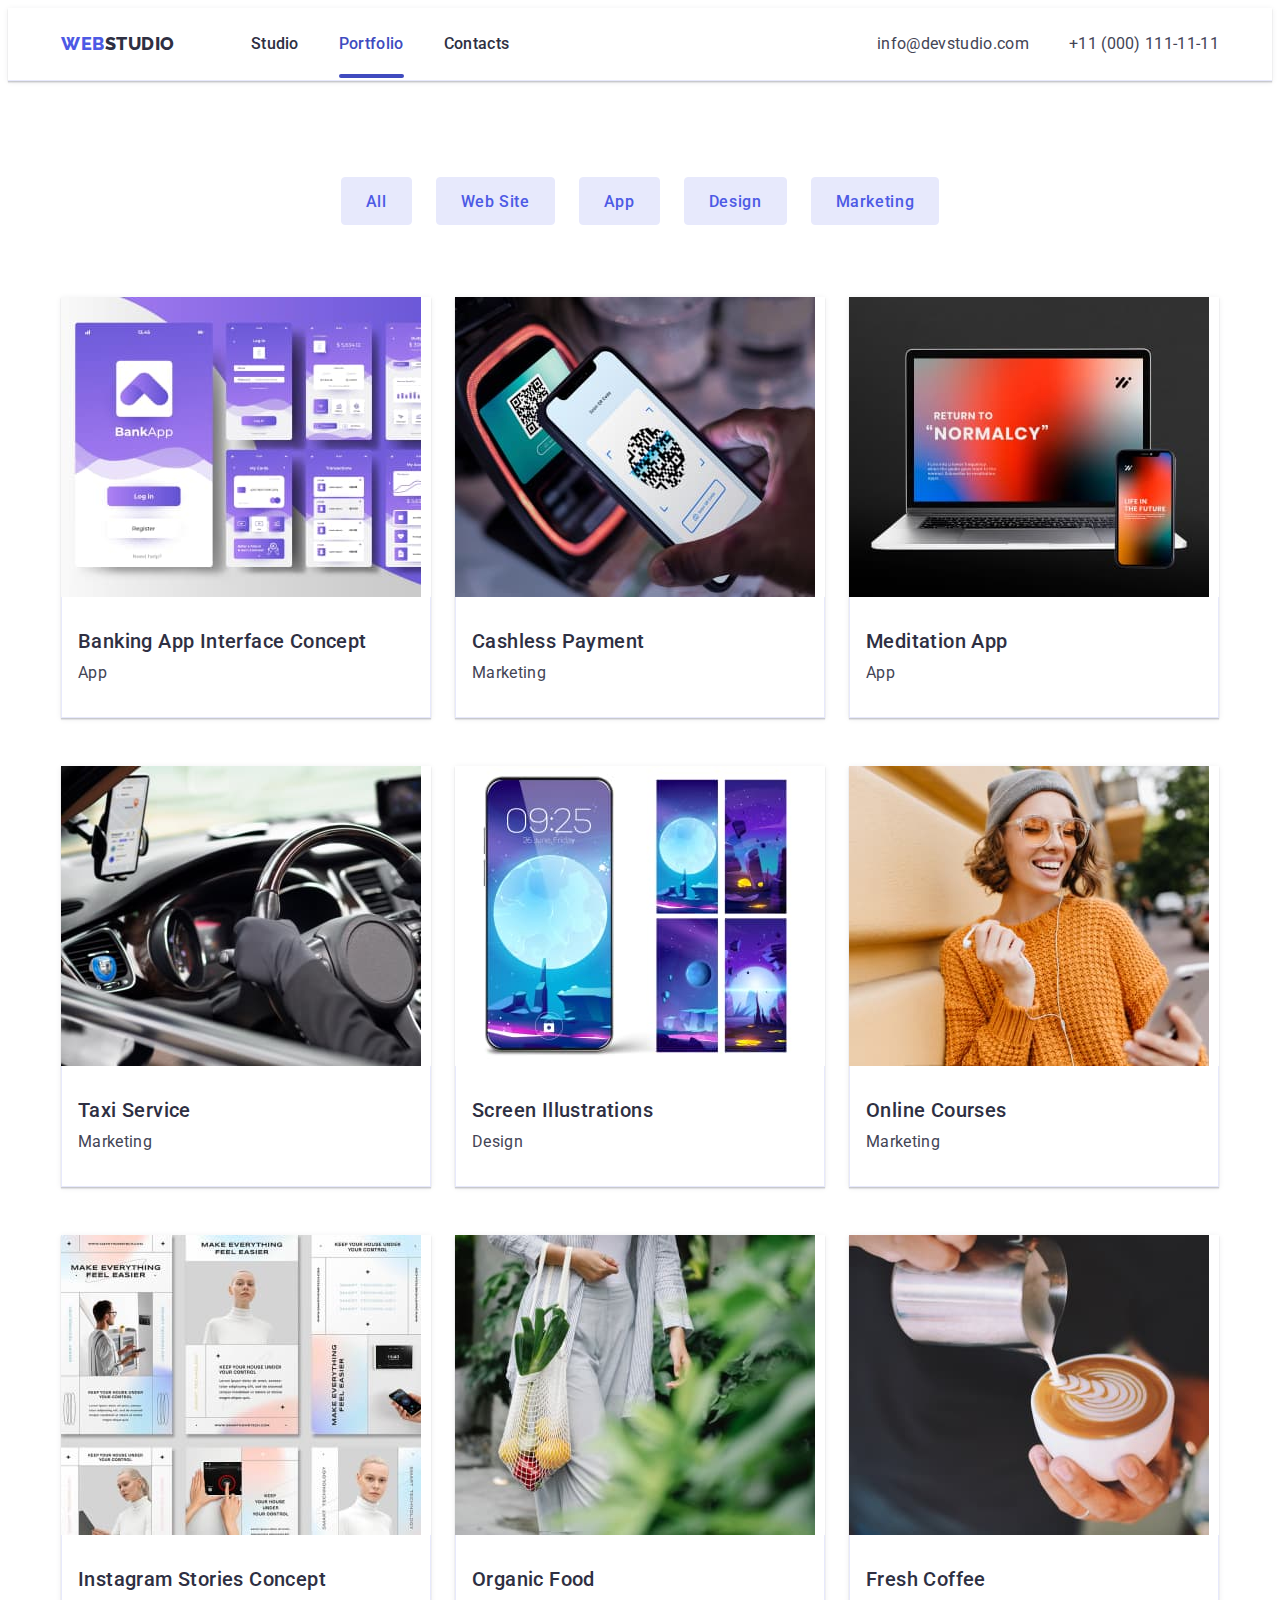
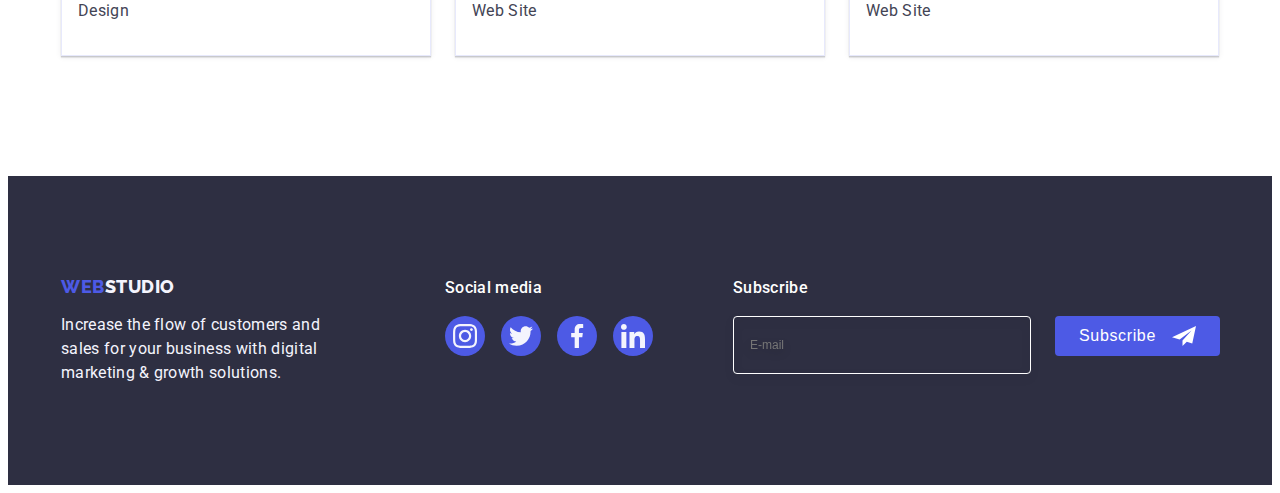
<file: portfolio.html>
<!DOCTYPE html>
<html lang="en">
  <head>
    <meta charset="UTF-8" />
    <meta http-equiv="X-UA-Compatible" content="IE=edge" />
    <meta name="viewport" content="width=device-width, initial-scale=1.0" />
    <link rel="preconnect" href="https://fonts.googleapis.com" />
    <link rel="preconnect" href="https://fonts.gstatic.com" crossorigin />
    <link
      href="https://fonts.googleapis.com/css2?family=Raleway:wght@800&family=Roboto:wght@400;500;700&display=swap"
      rel="stylesheet"
    />
    <link
      rel="stylesheet"
      href="https://cdnjs.cloudflare.com/ajax/libs/modern-normalize/1.1.0/modern-normalize.min.css"
      integrity="sha512-wpPYUAdjBVSE4KJnH1VR1HeZfpl1ub8YT/NKx4PuQ5NmX2tKuGu6U/JRp5y+Y8XG2tV+wKQpNHVUX03MfMFn9Q=="
      crossorigin="anonymous"
      referrerpolicy="no-referrer"
    />
    <link rel="stylesheet" href="./css/styles.css" />
    <title>Portfolio</title>
  </head>
  <body>
    <header class="header-border">
      <!-- Navigation block -->
      <div class="header-container container">
        <nav class="header-nav">
          <a class="logo link" href="./index.html"
            >Web<span class="studio-top link">Studio</span></a
          >
          <ul class="list">
            <li>
              <a class="nav-menu-item link" href="./index.html"
                >Studio</a
              >
            </li>
            <li>
              <a class="current-tab nav-menu-item link" href="./portfolio.html">
                Portfolio
              </a>
            </li>
            <li><a class="nav-menu-item link" href="">Contacts</a></li>
          </ul>
        </nav>
        <!-- Contacts block -->
        <address class="adr">
          <ul class="adress list">
            <li>
              <a class="mail link" href="mailto:info@devstudio.com"
                >info@devstudio.com</a
              >
            </li>
            <li>
              <a class="mail link" href="tel:+110001111111"
                >+11 (000) 111-11-11</a
              >
            </li>
          </ul>
        </address>
      </div>
    </header>
    <main>
      <section class="gallery">
        <div class="container">
          <h1 class="visually-hidden">Gallery</h1>
          <ul class="list filter-list">
            <li class="filter-list-item">
              <button type="button" class="filter-button">All</button>
            </li>
            <li class="filter-list-item">
              <button type="button" class="filter-button">Web Site</button>
            </li>
            <li class="filter-list-item"> 
              <button type="button" class="filter-button">App</button>
            </li>
            <li class="filter-list-item">
              <button type="button" class="filter-button">Design</button>
            </li>
            <li class="filter-list-item">
              <button type="button" class="filter-button">Marketing</button>
            </li>
          </ul>
          <ul class="list gallery-list">
            <li class="project-card">
              <a href="" class="link card-link">
                <div class="overl-container">
                  <img
                    src="./images/bankapp.jpg"
                    alt="Screen banking application"
                    width="360"
                  />
                  <p class="overlay">
                    14 Stylish and User-Friendly App Design Concepts · Task
                    Manager App · Calorie Tracker App · Exotic Fruit Ecommerce
                    App · Cloud Storage App
                  </p>
                </div>
                <div class="card-content">
                  <h2 class="list-item-description">
                    Banking App Interface Concept
                  </h2>
                  <p class="paragraph">App</p>
                </div>
              </a>
            </li>
            <li class="project-card">
              <a href="" class="link card-link">
                <div class="overl-container">
                  <img
                    src="./images/scanqr.jpg"
                    alt="Scanning QR-code by phone"
                    width="360"
                  />
                  <p class="overlay">
                    14 Stylish and User-Friendly App Design Concepts · Task
                    Manager App · Calorie Tracker App · Exotic Fruit Ecommerce
                    App · Cloud Storage App
                  </p>
                </div>
                <div class="card-content">
                  <h2 class="list-item-description">Cashless Payment</h2>
                  <p class="paragraph">Marketing</p>
                </div>
              </a>
            </li>
            <li class="project-card">
              <a href="" class="link card-link">
                <div class="overl-container">
                  <img
                    src="./images/meditation.jpg"
                    alt="Notebook and phone with application for meditation"
                    width="360"
                  />
                  <p class="overlay">
                    14 Stylish and User-Friendly App Design Concepts · Task
                    Manager App · Calorie Tracker App · Exotic Fruit Ecommerce
                    App · Cloud Storage App
                  </p>
                </div>
                <div class="card-content">
                  <h2 class="list-item-description">Meditation App</h2>
                  <p class="paragraph">App</p>
                </div>
              </a>
            </li>
            <li class="project-card">
              <a href="" class="link card-link">
                <div class="overl-container">
                  <img
                    src="./images/taxi.jpg"
                    alt="Driving a car"
                    width="360"
                  />
                  <p class="overlay">
                    14 Stylish and User-Friendly App Design Concepts · Task
                    Manager App · Calorie Tracker App · Exotic Fruit Ecommerce
                    App · Cloud Storage App
                  </p>
                </div>
                <div class="card-content">
                  <h2 class="list-item-description">Taxi Service</h2>
                  <p class="paragraph">Marketing</p>
                </div>
              </a>
            </li>
            <li class="project-card">
              <a href="" class="link card-link">
                <div class="overl-container">
                  <img
                    src="./images/screen.jpg"
                    alt="Phone screen with moon"
                    width="360"
                  />
                  <p class="overlay">
                    14 Stylish and User-Friendly App Design Concepts · Task
                    Manager App · Calorie Tracker App · Exotic Fruit Ecommerce
                    App · Cloud Storage App
                  </p>
                </div>
                <div class="card-content">
                  <h2 class="list-item-description">Screen Illustrations</h2>
                  <p class="paragraph">Design</p>
                </div>
              </a>
            </li>
            <li class="project-card">
              <a href="" class="link card-link">
                <div class="overl-container">
                  <img
                    src="./images/onlinecourses.jpg"
                    alt="Girl in yellow sweeter with phone"
                    width="360"
                  />
                  <p class="overlay">
                    14 Stylish and User-Friendly App Design Concepts · Task
                    Manager App · Calorie Tracker App · Exotic Fruit Ecommerce
                    App · Cloud Storage App
                  </p>
                </div>
                <div class="card-content">
                  <h2 class="list-item-description">Online Courses</h2>
                  <p class="paragraph">Marketing</p>
                </div>
              </a>
            </li>
            <li class="project-card">
              <a href="" class="link card-link">
                <div class="overl-container">
                  <img
                    src="./images/stories.jpg"
                    alt="Screenshot from Instagram"
                    width="360"
                  />
                  <p class="overlay">
                    14 Stylish and User-Friendly App Design Concepts · Task
                    Manager App · Calorie Tracker App · Exotic Fruit Ecommerce
                    App · Cloud Storage App
                  </p>
                </div>
                <div class="card-content">
                  <h2 class="list-item-description">
                    Instagram Stories Concept
                  </h2>
                  <p class="paragraph">Design</p>
                </div>
              </a>
            </li>
            <li class="project-card">
              <a href="" class="link card-link">
                <div class="overl-container">
                  <img
                    src="./images/organic.jpg"
                    alt="Women with busket with vegetables"
                    width="360"
                  />
                  <p class="overlay">
                    14 Stylish and User-Friendly App Design Concepts · Task
                    Manager App · Calorie Tracker App · Exotic Fruit Ecommerce
                    App · Cloud Storage App
                  </p>
                </div>
                <div class="card-content">
                  <h2 class="list-item-description">Organic Food</h2>
                  <p class="paragraph">Web Site</p>
                </div>
              </a>
            </li>
            <li class="project-card">
              <a href="" class="link card-link">
                <div class="overl-container">
                  <img src="./images/coffee.jpg" alt="Coffee" width="360" />
                  <p class="overlay">
                    14 Stylish and User-Friendly App Design Concepts · Task
                    Manager App · Calorie Tracker App · Exotic Fruit Ecommerce
                    App · Cloud Storage App
                  </p>
                </div>
                <div class="card-content">
                  <h2 class="list-item-description">Fresh Coffee</h2>
                  <p class="paragraph">Web Site</p>
                </div>
              </a>
            </li>
          </ul>
        </div>
      </section>
    </main>
    <!-- Footer block -->
    <footer class="footer">
      <div class="footer-cont container">
        <div class="footer-one">
          <a class="footer-logo link" href="./index.html"
            >Web<span class="studio-bottom">Studio</span></a
          >
          <p class="footer-text">
            Increase the flow of customers and sales for your business with
            digital marketing & growth solutions.
          </p>
        </div>
        <div class="footer-two">
          <p class="footer-title">Social media</p>
          <ul class="soc-list list">
            <li class="soc-list-item">
              <a
                class="footer-social-link"
                href="https://www.instagram.com"
                target="blank"
                rel="noopener noreferer"
                aria-label="Instagram icon"
              >
                <svg class="footer-social-icon" width="24" height="24">
                  <use href="./images/icons.svg#instagram"></use>
                </svg>
              </a>
            </li>
            <li class="soc-list-item">
              <a
                class="footer-social-link"
                href="https://www.twitter.com"
                target="blank"
                rel="noopener noreferer"
                aria-label="Twitter icon"
              >
                <svg class="footer-social-icon" width="24" height="24">
                  <use href="./images/icons.svg#twitter"></use>
                </svg>
              </a>
            </li>
            <li class="soc-list-item">
              <a
                class="footer-social-link"
                href="https://www.facebook.com"
                target="blank"
                rel="noopener noreferer"
                aria-label="Facebook icon"
              >
                <svg class="footer-social-icon" width="24" height="24">
                  <use href="./images/icons.svg#facebook"></use>
                </svg>
              </a>
            </li>
            <li class="soc-list-item">
              <a
                class="footer-social-link"
                href="https://www.linkedin.com"
                target="blank"
                rel="noopener noreferer"
                aria-label="Linkedin icon"
              >
                <svg class="footer-social-icon" width="24" height="24">
                  <use href="./images/icons.svg#linkedin"></use>
                </svg>
              </a>
            </li>
          </ul>
        </div>
        <div class="footer-three">
          <p class="footer-title">Subscribe</p>
          <form class="footer-form">
            <label class="email-input">
              <input class="footer-email" type="email" name="email" placeholder="E-mail" required="" />
            </label>
            <button class="subscr-btn" type="submit">Subscribe
              <svg class="send-icon" width="24" height="24">
                <use href="./images/icons.svg#send"></use>
              </svg>
            </button>
          </form>
        </div>
      </div>
    </footer>
   </body>
</html>
</file>
<file: css/styles.css>
/* Root block */
:root {
  --backgr-color: #ffffff;
  --link-color: #4d5ae5;
  --hover-color: #404bbf;
  --logo-color: #4d5ae5;
  --studio-color: #2e2f42;
  --text-color: #434455;
  --filter-button-color: #e7e9fc;
  --svg-card: #F4F4FD;
  --footer-link-action: #31D0AA;
  --overlay-anim: 250ms cubic-bezier(0.4, 0, 0.2, 1);
  --hovertime: 250ms;
}

h1,
h2,
h3,
h4,
h5,
h6,
p {
  margin: 0;
}

ul,
ol {
  margin: 0;
}

img {
  display: block;
  max-width: 100%;
  height: auto;
}

body {
  font-family: "Roboto", sans-serif;
  color: #434455;
  background-color: var(--backgr-color);
}

button {
cursor: pointer;
}

button:hover {
  background-color: var(--hover-color);
  transition: color 250ms cubic-bezier(0.4, 0, 0.2, 1);
}

button:focus {
  background-color: var(--hover-color);
  transition: color 250ms cubic-bezier(0.4, 0, 0.2, 1);
}

a {
  color: #2e2f42;
  text-decoration: none;
  /* transition: var(--hovertime); */
}

/* 
========================
MAIN BLOCK
========================
 */

.container {
  width: 1158px;
  margin-left: auto;
  margin-right: auto;
  padding-left: 15px;
  padding-right: 15px;
  align-items: center;
}

.list {
  padding: 0;
  list-style: none;
  display: flex;
  gap: 40px;
}

.logo {
  display: inline-block;
  margin-right: 76px;
  font-family: "Raleway", sans-serif;
  font-weight: 800;
  font-size: 18px;
  line-height: 1.17;
  letter-spacing: 0.03em;
  text-transform: uppercase;
  color: var(--logo-color);
}

.link {
  text-decoration: none;
}

/* 
========================
HEADER BLOCK
========================
 */

.studio-top {
  color: var(--studio-color);
}

.studio-bottom {
  color: #f4f4fd;
}

.nav-menu-item {
  font-weight: 500;
  font-size: 16px;
  line-height: 1.5;
  letter-spacing: 0.02em;
  color: var(--studio-color);
  padding: 24px 0;
  transition: color 250ms cubic-bezier(0.4, 0, 0.2, 1);
}

.nav-menu-item:hover {
  color: var(--hover-color);
}

.nav-menu-item:focus {
  color: var(--hover-color);
}

.current-tab {
  position: relative;
  color: #404bbf;
}

.current-tab::after {
  display: block;
  position: absolute;
  content: '';
  width: 100%;
  height: 4px;
  border-radius: 2px;
  bottom: -1px;
  background-color: #404bbf;
}

.mail {
  font-size: 16px;
  line-height: 1.5;
  letter-spacing: 0.02em;
  color: var(--text-color);
  transition: color 250ms cubic-bezier(0.4, 0, 0.2, 1);
}

.mail:hover {
  color: var(--hover-color);
}

.adr {
  font-style: normal;
  gap: 40px;
  margin-left: auto;
  align-items: center;
  display: flex;
}

.adress {
  font-style: normal;
}

.header-border {
  box-shadow: 0px 2px 1px rgba(46, 47, 66, 0.08), 0px 1px 1px rgba(46, 47, 66, 0.16), 0px 1px 6px rgba(46, 47, 66, 0.08);
  border-bottom: 1px solid #e7e9fc;
}

.header-container {
  display: flex;
  align-items: center;
  height: 72px;
}

.header-nav {
  display: flex;
  align-items: center;
}

/* 
========================
HERO BLOCK
========================
 */

.hero {
  margin-left: auto;
  margin-right: auto;
  background-color: var(--studio-color);
  max-width: 1440px;
  font-weight: 700;
  text-align: center;
  letter-spacing: 0.02em;
  padding: 188px 0;
  background-image: linear-gradient(rgba(46, 47, 66, 0.7), rgba(46, 47, 66, 0.7)), url(../images/img-name.jpeg);
  background-repeat: no-repeat;
  background-size: cover;
  background-position: center;
}

.hero-title {
  font-size: 56px;
  line-height: 1.07;
  letter-spacing: 0.02em;
  color: #ffffff;
  max-width: 496px;
  margin-left: auto;
  margin-right: auto;
}

.hero-button {
  display: block;
  margin-left: auto;
  margin-right: auto;
  min-width: 169px;
  height: 56px;
  border: none;
  border-color: #4d5ae5;
  box-shadow: 0px 4px 4px rgba(0, 0, 0, 0.15);
  background-color: #4d5ae5; 
  font-family: "Roboto";
  font-weight: 500;
  font-size: 16px;
  line-height: 1.5;
  letter-spacing: 0.04em;
  color: #ffffff;
  cursor: pointer;
  margin-top: 48px;
  padding: 16px 32px;
  border-radius: 4px;
  transition: background-color 250ms cubic-bezier(0.4, 0, 0.2, 1);
}

.hero-button:hover,
.hero-button:focus {
  background-color: #404BBF;
}

/* 
========================
ABOUT BLOCK
========================
 */

.about {
  padding: 120px 0;
}

.visually-hidden {
  position: absolute;
  width: 1px;
  height: 1px;
  margin: -1px;
  border: 0;
  padding: 0;
  white-space: nowrap;
  clip-path: inset(100%);
  clip: rect(0 0 0 0);
  overflow: hidden;
}

.about-list {
  gap: 24px;
}

/* 
========================
WHAT ARE WE DOING BLOCK
========================
 */

.what-doing-item {
  width: calc((100% - 48px) / 3);
}

.list-item {
  width: calc((100%-3*24px)/4);
}

.list-item-description {
  margin-bottom: 8px;
  font-weight: 500;
  font-size: 20px;
  line-height: 1.2;
  color: var(--studio-color);
  letter-spacing: 0.02em;
}

.list-text {
  margin: 8px 0;
  font-weight: 500;
  font-size: 20px;
  line-height: 1.2;
  letter-spacing: 0.02em;
  color: var(--studio-color);
}

.paragr-one {
  font-size: 16px;
  line-height: 1.5;
  letter-spacing: 0.02em;
  color: var(--text-color);
}

.what-doing-section {
  padding-bottom: 120px;
}

.pict-about-card {
  display: flex;
  align-items: center;
  justify-content: center;
  width: 264px;
  height: 112px;
  background-color: var(--svg-card);
  border-radius: 4px;
  margin-bottom: 8px;
}

.what-doing-list {
  gap: 24px;
}

.chapter {
  line-height: 1.11;
  margin-bottom: 72px;
  font-size: 36px;
  text-align: center;
  letter-spacing: 0.02em;
  text-transform: capitalize;
  color: var(--studio-color);
}

/* 
========================
TEAM BLOCK
========================
 */

.team {
  background-color: #f4f4fd;
  padding-top: 120px;
  padding-bottom: 120px;
}

.team-list {
  gap: 24px;
}

.team-list-item {
  width: calc((100%-72px)/4);
  background-color: #FFFFFF;
  border-radius: 0 0 4px 4px;
  box-shadow: 0px 1px 6px rgba(46, 47, 66, 0.08), 0px 1px 1px rgba(46, 47, 66, 0.16), 0px 2px 1px rgba(46, 47, 66, 0.08);
}

.empl-name {
  margin-bottom: 8px;
  color: var(--studio-color);
  font-style: normal;
  font-weight: 500;
  font-size: 20px;
  text-align: center;
  letter-spacing: 0.02em;
  line-height: 1.2;
}

.empl-position {
  font-size: 16px;
  line-height: 1.5;
  letter-spacing: 0.02em;
  color: var(--text-color);
  margin-bottom: 8px;
}

.empl-descr {
  padding: 32px 0;
  text-align: center;
}

.social {
  display: flex;
  align-items: center;
  justify-content: center;
  gap: 24px;
}
/* 
.social-list-item {
 
} */

.social-link {
  display: flex;
  justify-content: center;
  align-items: center;
  width: 40px;
  height: 40px;
  background-color: var(--link-color);
  border-color: var(--link-color);
  border-radius: 50%;
  transition: background-color 250ms cubic-bezier(0.4, 0, 0.2, 1);
}

.social-link:hover {
  background-color: var(--hover-color);
}

.social-link:focus {
  background-color: var(--hover-color);
}

.social-icon {
  fill: #f4f4fd;
}

/* 
========================
CLIENTS BLOCK
========================
 */

.customers {
  padding: 120px 0;
}

.cust-title {
  line-height: 1.1;
}

.clients-list {
  display: flex;
  gap: 24px;
}

.clients-item {
  width: calc((100% - 120px) / 6);
}

.client-link {
  display: flex;
  align-items: center;
  justify-content: center;
  gap: 24px;
  color: #8E8F99;
  width: 168px;
  height: 88px;
  border: 1px solid #8E8F99;
  border-radius: 4px;
  transition: border-color 250ms cubic-bezier(0.4, 0, 0.2, 1), color 250ms cubic-bezier(0.4, 0, 0.2, 1);
}

.client-link:hover,
.client-link:focus {
  color: var(--hover-color);
  border-color: var(--hover-color);
}

.customer-icon {
  fill: currentColor;
  width: 104px;
  height: 56px;
}

.customer-icon:hover,
.customer-icon:focus {
  fill: var(--hover-color);
}

/* 
========================
PORTFOLIO BLOCK
========================
 */

.gallery {
  padding: 96px 0 120px;
}

.gallery-list {
  display: flex;
  justify-content: center;
  flex-wrap: wrap;
  column-gap: 24px;
  row-gap: 48px;
}

.project-card {
  width: calc((100% - 48px) / 3);
  padding-top: 0;
}

.project-card:hover,
.project-card:focus {
  box-shadow: 0px 1px 6px rgba(46, 47, 66, 0.08), 0px 1px 1px rgba(46, 47, 66, 0.16), 0px 2px 1px rgba(46, 47, 66, 0.08);
}

.card-link {
  display: block;
  box-shadow: 0px 1px 6px rgba(46, 47, 66, 0.08), 0px 1px 1px rgba(46, 47, 66, 0.16), 0px 2px 1px rgba(46, 47, 66, 0.08);
  transition: box-shadow 250ms cubic-bezier(0.4, 0, 0.2, 1);
}

.card-link:hover {
  box-shadow: 0px 1px 6px rgba(46, 47, 66, 0.08), 0px 1px 1px rgba(46, 47, 66, 0.16), 0px 2px 1px rgba(46, 47, 66, 0.08);
}

.card-link:focus {
  box-shadow: 0px 1px 6px rgba(46, 47, 66, 0.08), 0px 1px 1px rgba(46, 47, 66, 0.16), 0px 2px 1px rgba(46, 47, 66, 0.08);
}

.card-link:hover .overlay {
  transform: translate(0, 0);
}

.card-link:focus .overlay {
  transform: translate(0, 0);
}

.card-content {
  padding: 32px 16px;
  border: 1px solid #e7e9fc;
  border-top: none;
}

.filter-list {
  display: flex;
  margin-left: auto;
  margin-right: auto;
  margin-bottom: 72px;
  gap: 24px;
  justify-content: center;
}
/* 
.filter-list-item {
} */

.filter-button {
  display: block;
  max-height: 48px;
  font-family: "Roboto", sans-serif;
  font-weight: 500;
  font-size: 16px;
  line-height: 1.5;
  letter-spacing: 0.04em;
  color: var(--link-color);
  background-color: var(--filter-button-color);
  cursor: pointer;
  border: 1px solid var(--filter-button-color);
  padding: 12px 24px;
  border-radius: 4px;

  transition: color 250ms cubic-bezier(0.4, 0, 0.2, 1),
  background-color 250ms cubic-bezier(0.4, 0, 0.2, 1),
  border-color 250ms cubic-bezier(0.4, 0, 0.2, 1),
  box-shadow 250ms cubic-bezier(0.4, 0, 0.2, 1);

}

.filter-button:hover,
.filter-button:focus {
  color: var(--backgr-color);
  background-color: var(--hover-color);
  border: 1px solid transparent;
  box-shadow: 0px 3px 1px rgba(0, 0, 0, 0.1), 0px 2px 1px rgba(0, 0, 0, 0.08), 0px 2px 2px rgba(0, 0, 0, 0.12);
}

.overl-container {
  position: relative;
  overflow: hidden;
}

.overlay {
  position: absolute;
  font-style: normal;
  font-weight: 400;
  font-size: 16px;
  line-height: 24px;
  letter-spacing: 0.02em;
  color: var(--svg-card);
  background-color: var(--link-color);
  padding: 40px 32px;
  top: 0;
  left: 0;
  height: 100%;
  overflow: auto;
  transform: translate(0, 100%);
  transition: transform var(--overlay-anim);
}

.paragraph {
  font-size: 16px;
  line-height: 1.5;
  letter-spacing: 0.02em;
  color: var(--text-color);
}


/* 
========================
FOOTER BLOCK
========================
 */

.footer {
  background-color: var(--studio-color);
  padding: 100px 0;
}

.footer-cont {
  display: flex;
  align-items: baseline;
}

.footer-text {
  width: 264px;
  color: #F4F4FD;
  font-style: normal;
  font-weight: 400;
  font-size: 16px;
  line-height: 1.5;
  letter-spacing: 0.02em;
}

.footer-logo {
  display: inline-block;
  font-family: "Raleway", sans-serif;
  font-weight: 800;
  font-size: 18px;
  line-height: 1.17;
  letter-spacing: 0.03em;
  text-transform: uppercase;
  color: var(--logo-color);
  margin-bottom: 16px;
}

.footer-one {
  max-width: 264px;
  margin-right: 120px;
}

.footer-two {
  display: block;
  padding: 0;
  margin-right: 80px;
}

.soc-list {
  align-items: center;
  gap: 16px;
}

.footer-title {
  display: inline-block;
  font-weight: 500;
  line-height: 1.5;

  letter-spacing: 0.02em;

  color: var(--backgr-color);
  margin-bottom: 16px;
}

.footer-social-link {
  display: flex;
  justify-content: center;
  align-items: center;
  width: 40px;
  height: 40px;
  background-color: var(--link-color);
  border-color: var(--link-color);
  border-radius: 50%;
  transition: background-color 250ms cubic-bezier(0.4, 0, 0.2, 1);
}

.footer-social-link:hover {
  background-color: var(--footer-link-action);
}

.footer-social-link:focus {
  background-color: var(--footer-link-action);
}

.footer-social-icon {
  fill: #f4f4fd;
}

.footer-three {
  display: block;
  padding: 0;
}

.footer-form {
  display: flex;
  gap: 24px;
}

/* .email-input {
  border: 1px solid #FFFFFF;
filter: drop-shadow(0px 4px 4px rgba(0, 0, 0, 0.15));
border-radius: 4px;
} */

.footer-email {
  background-color: transparent;
  
  font-style: normal;
  font-weight: 400;
  font-size: 12px;
  line-height: 2;
  color: #FFFFFF;

  min-width: 264px;
  height: 40px;
  padding: 8px 16px;

  border: 1px solid #FFFFFF;
  filter: drop-shadow(0px 4px 4px rgba(0, 0, 0, 0.15));
  border-radius: 4px;
}

.subscr-btn {
  display: flex;
  align-items: center;
  justify-content: center;
  gap: 16px;

  background-color: var(--link-color);
  font-style: normal;
  font-weight: 500;
  font-size: 16px;
  line-height: 1.5;
  letter-spacing: 0.04em;
  color: var(--backgr-color);
  transition: background-color 250ms cubic-bezier(0.4, 0, 0.2, 1);

  border: none;
  border-radius: 4px;
  min-width: 165px;
  height: 40px;
}

.send-icon {
  fill: var(--backgr-color);
}

/* 
========================
MODAL BLOCK
========================
 */

.backdrop {
  position: fixed;
  top: 0;
  left: 0;
  z-index: 100;
  width: 100%;
  height: 100%;
  background-color: rgba(46, 47, 66, 0.4);
  transition: opacity var(--overlay-anim), visibility var(--overlay-anim);
}

.backdrop.is-hidden {
  opacity: 0;
  visibility: hidden;
  pointer-events: none;
}

.modal {
  position: absolute;
  width: 408px;
  min-height: 576px;
  top: 50%;
  left: 50%;
  transform: translate(-50%, -50%);
  background: #FCFCFC;
  box-shadow: 0px 1px 1px rgba(0, 0, 0, 0.14), 0px 1px 3px rgba(0, 0, 0, 0.12), 0px 2px 1px rgba(0, 0, 0, 0.2);
  border-radius: 4px;
  padding-top: 72px;
  padding-bottom: 24px;
  padding-left: 24px;
  padding-right: 24px;
  transition: transform 250ms cubic-bezier(0.4, 0, 0.2, 1);
}

.btnmodal {
  display: flex;
  position: absolute;
  top: 24px;
  right: 24px;
  justify-content: center;
  align-items: center;
  background-color: #E7E9FC;
  border: 1px solid rgba(0, 0, 0, 0.1);
  width: 24px;
  height: 24px;
  border-radius: 50%;
  cursor: pointer;
  padding: 0;
  transition: background-color 250ms cubic-bezier(0.4, 0, 0.2, 1), border 250ms cubic-bezier(0.4, 0, 0.2, 1);

}

.modal-close {
  transition: fill var(--overlay-anim);
}

.btnmodal:hover,
.btnmodal:focus {
  background-color: var(--hover-color);
  fill: var(--backgr-color);
  border: none;
}

.client-data {
  display: flex;
  flex-direction: column;
}

.modal-title {
  font-weight: 500;
  font-size: 16px;
  line-height: 24px;
  text-align: center;
  letter-spacing: 0.02em;
  color: #2E2F42;
  margin-bottom: 16px;
}

.modal-form-field {
  margin-bottom: 8px;
}

.form-input-name {
  display: block;
  font-weight: 400;
  font-size: 12px;
  line-height: 14px;
  letter-spacing: 0.04em;
  color: #8E8F99;
  margin-bottom: 4px;
}

.form-input {
  display: block;
  position: relative;
}
.form-input:focus {
  border-color: var(--link-color);
  outline: none;
}
.form-input:focus+.modal-form-svg {
  fill: var(--link-color);
}

.modal-form-input {
  width: 100%;
  height: 40px;
  border: 1px solid rgba(46, 47, 66, 0.4);
  border-radius: 4px;
  padding-left: 38px;
  transition: border-color var(--overlay-anim);
}
.modal-form-input:focus {
  border-color: var(--link-color);
  outline: none;
  fill: var(--link-color);
}
.modal-form-input:focus+.modal-form-svg {
  border-color: var(--link-color);
  outline: none;
  fill: var(--link-color);
}


.modal-form-svg {
  position: absolute;
  top: 50%;
  left: 16px;
  transform: translateY(-50%);
  transition: fill var(--overlay-anim);
}

.modal-form-text {
  border-radius: 4px;
  width: 100%;
  height: 120px;
  padding: 8px 16px;
  border: 1px solid rgba(46, 47, 66, 0.4);
  resize: none;
  transition: 250ms cubic-bezier(0.4, 0, 0.2, 1);

  font-family: inherit;
  font-size: 100%;
  line-height: 1.15;
}
.modal-form-text::placeholder {
  font-weight: 400;
  font-size: 12px;
  line-height: 14px;
  letter-spacing: 0.04em;
   color: rgba(46, 47, 66, 0.4);
}
.modal-form-text:focus {
  border-color: var(--link-color);
  outline: none;
}

.modal-form-check-desk::before {
  content: '';
  display: block;
  width: 16px;
  height: 16px;
  border: 1px solid rgba(46, 47, 66, 0.4);
  border-radius: 2px;
  cursor: pointer;
}
.modal-form-check:checked + .modal-form-check-desk::before  {
 
  background-color: var(--hover-color);
}
.modal-form-check:focus + .modal-form-check-desk::before {
 border: 1px solid var(--hover-color);
}
.modal-form-check-desk {
  display: flex;
  align-items: center;
  position: relative;
  
  margin-bottom: 24px;
  font-weight: 400;
  font-size: 12px;
  line-height: 14px;
  letter-spacing: 0.04em;
  color: #8E8F99;

}
.modal-fake-checkbox {
  opacity: 0;
  margin-right: 8px;
}

.modal-fake-svg {
  position: absolute;
  top: 4px;
  left: 3px;
  fill: var(--svg-card);
}
.modal-form-check:checked +.modal-form-check-desk > .modal-fake-checkbox {
  opacity: 1;
}
.modal-policy-link{
color: var(--link-color);
transition: color var(--overlay-anim);
}
.modal-policy-link:hover, .modal-policy-link:focus {
  color: var(--hover-color);
}
.modal-form-send {
  display: block;
  background-color: var(--link-color);
  align-self: center;
  font-family: "Roboto", sans-serif;
  font-weight: 500;
  font-size: 16px;
  line-height: 1.5;
  letter-spacing: 0.04em;
  box-shadow: 0px 4px 4px rgba(0, 0, 0, 0.15);
  border-radius: 4px;
  border: 0;
  color: var(--backgr-color);
  cursor: pointer;
  min-width: 169px;
  min-height: 56px;
  transition: color var(--overlay-anim), background-color var(--overlay-anim);
}

.modal-form-send:hover,
.modal-form-send:focus {
  color: var(--backgr-color);
  background-color: var(--hover-color);

}
</file>
